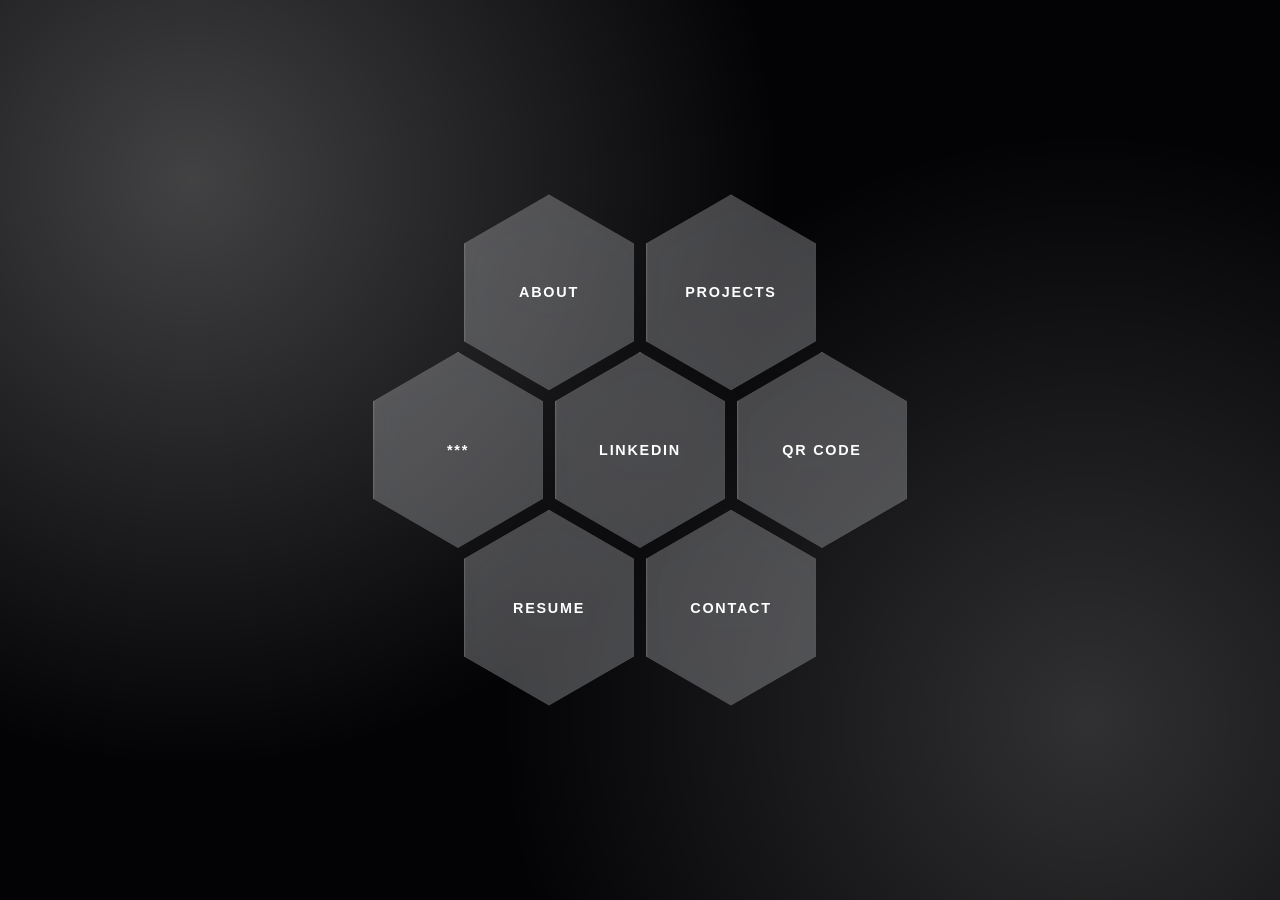
<file: index.html>
<!DOCTYPE html>
<html lang="en">
<head>
  <meta charset="UTF-8">
  <meta name="viewport" content="width=device-width, initial-scale=1.0">
  <title>swestudio.dev</title>
  <link rel="stylesheet" href="./styles/index.css">
  <link rel="icon" type="image/png" href="assets/fire.svg">
</head>
<body>

  <!-- Ambient background lighting so the glass blur and saturation are visible -->
  <div class="bg-glow glow-1"></div>
  <div class="bg-glow glow-2"></div>

  <main class="honeycomb-container">
    <!-- Top Row -->
    <div class="hex-row">
      <a href="about.html" class="hex-wrapper glass3d">
        <div class="hex-content">
          <span>About</span>
        </div>
      </a>
      <a href="projects.html" class="hex-wrapper glass3d">
        <div class="hex-content">
          <span>Projects</span>
        </div>
      </a>
    </div>

    <!-- Middle Row -->
    <div class="hex-row">
      <a href="fun.html" class="hex-wrapper glass3d">
        <div class="hex-content">
          <span>***</span>
        </div>
      </a>
      <a href="https://www.linkedin.com/in/stephen-bridges-772b8b168" class="hex-wrapper glass3d">
        <div class="hex-content">
          <span>LinkedIn</span>
        </div>
      </a>
      <a href="qr_code.html" class="hex-wrapper glass3d">
        <div class="hex-content">
          <span>QR Code</span>
        </div>
      </a>
    </div>

    <!-- Bottom Row -->
    <div class="hex-row">
      <a href="resume.html" class="hex-wrapper glass3d">
        <div class="hex-content">
          <span>Resume</span>
        </div>
      </a>
      <a href="contact.html" class="hex-wrapper glass3d">
        <div class="hex-content">
          <span>Contact</span>
        </div>
      </a>
    </div>
  </main>

</body>
</html>
</file>
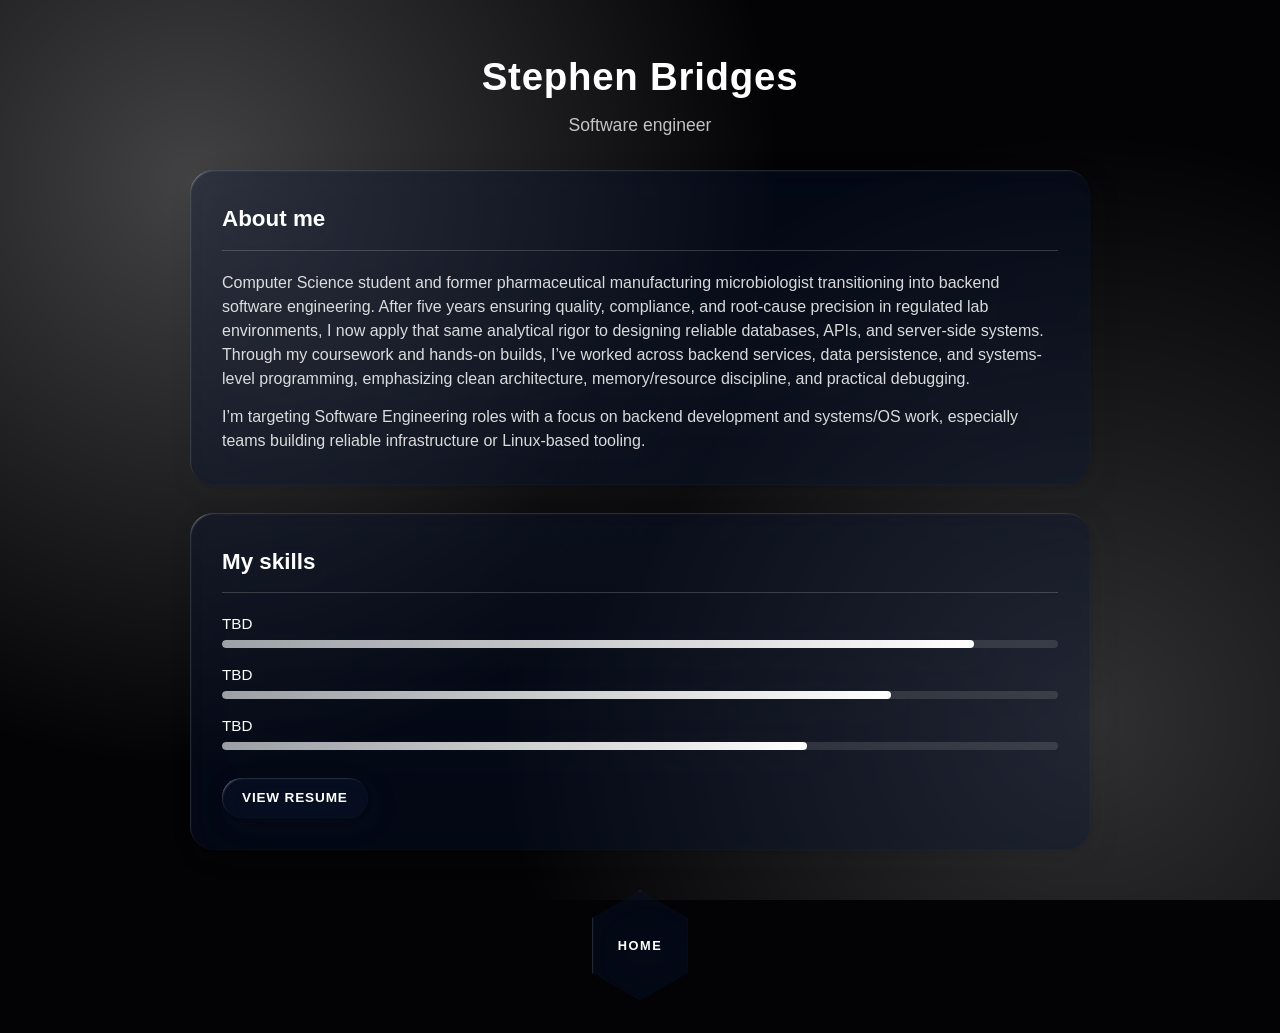
<file: about.html>
<!DOCTYPE html>
<html lang="en">
<head>
  <meta charset="UTF-8">
  <meta name="viewport" content="width=device-width, initial-scale=1.0">
  <title>About | SWEStudio.dev</title>
  <link rel="stylesheet" href="styles/about.css">
  <link rel="icon" type="image/png" href="assets/fire.svg">
</head>
<body>

  <header class="hero">
    <h1>Stephen Bridges</h1>
    <p>Software engineer</p>
  </header>

  <main class="about">

    <!-- Bio: text fills the whole panel -->
    <section class="panel glass3d" id="about">
      <div class="panel-inner">
        <div class="bio-text">
          <h2>About me</h2>
          <hr>
          <p>Computer Science student and former pharmaceutical manufacturing microbiologist transitioning into backend software engineering. 
	  After five years ensuring quality, compliance, and root-cause precision in regulated lab environments, I now apply that same analytical 
	  rigor to designing reliable databases, APIs, and server-side systems. Through my coursework and hands-on builds, I’ve worked across backend 
	  services, data persistence, and systems-level programming, emphasizing clean architecture, memory/resource discipline, and practical debugging.</p>

	  <p>I’m targeting Software Engineering roles with a focus on backend development and systems/OS work, 
	  especially teams building reliable infrastructure or Linux-based tooling.</p>

        </div>
      </div>
    </section>

    <!-- Skills and stats -->
    <section class="panel glass3d">
      <div class="panel-inner">
        <h2>My skills</h2>
        <hr>

        <ul class="bars">
          <li>
            <span class="bar-label">TBD</span>
            <div class="bar" role="img" aria-label="Web development, 90 percent"><div class="bar-fill" style="width: 90%"></div></div>
          </li>
          <li>
            <span class="bar-label">TBD</span>
            <div class="bar" role="img" aria-label="Backend and APIs, 80 percent"><div class="bar-fill" style="width: 80%"></div></div>
          </li>
          <li>
            <span class="bar-label">TBD</span>
            <div class="bar" role="img" aria-label="UI design, 70 percent"><div class="bar-fill" style="width: 70%"></div></div>
          </li>
        </ul>

        <!-- <ul class="stats"> -->
        <!--   <li><strong>11+</strong><span>Partners</span></li> -->
        <!--   <li><strong>55+</strong><span>Projects done</span></li> -->
        <!--   <li><strong>89+</strong><span>Happy clients</span></li> -->
        <!--   <li><strong>150+</strong><span>Meetings</span></li> -->
        <!-- </ul> -->

        <div class="actions">
          <a href="resume.html" class="btn glass3d"><span>View resume</span></a>
          <!-- <a href="contact.html" class="btn glass3d"><span>Get in touch</span></a> -->
        </div>
      </div>
    </section>

  </main>

  <footer class="footer">
    <a href="index.html" class="hex-wrapper glass3d" aria-label="Back to home">
      <div class="hex-content"><span>Home</span></div>
    </a>
  </footer>

</body>
</html>
</file>
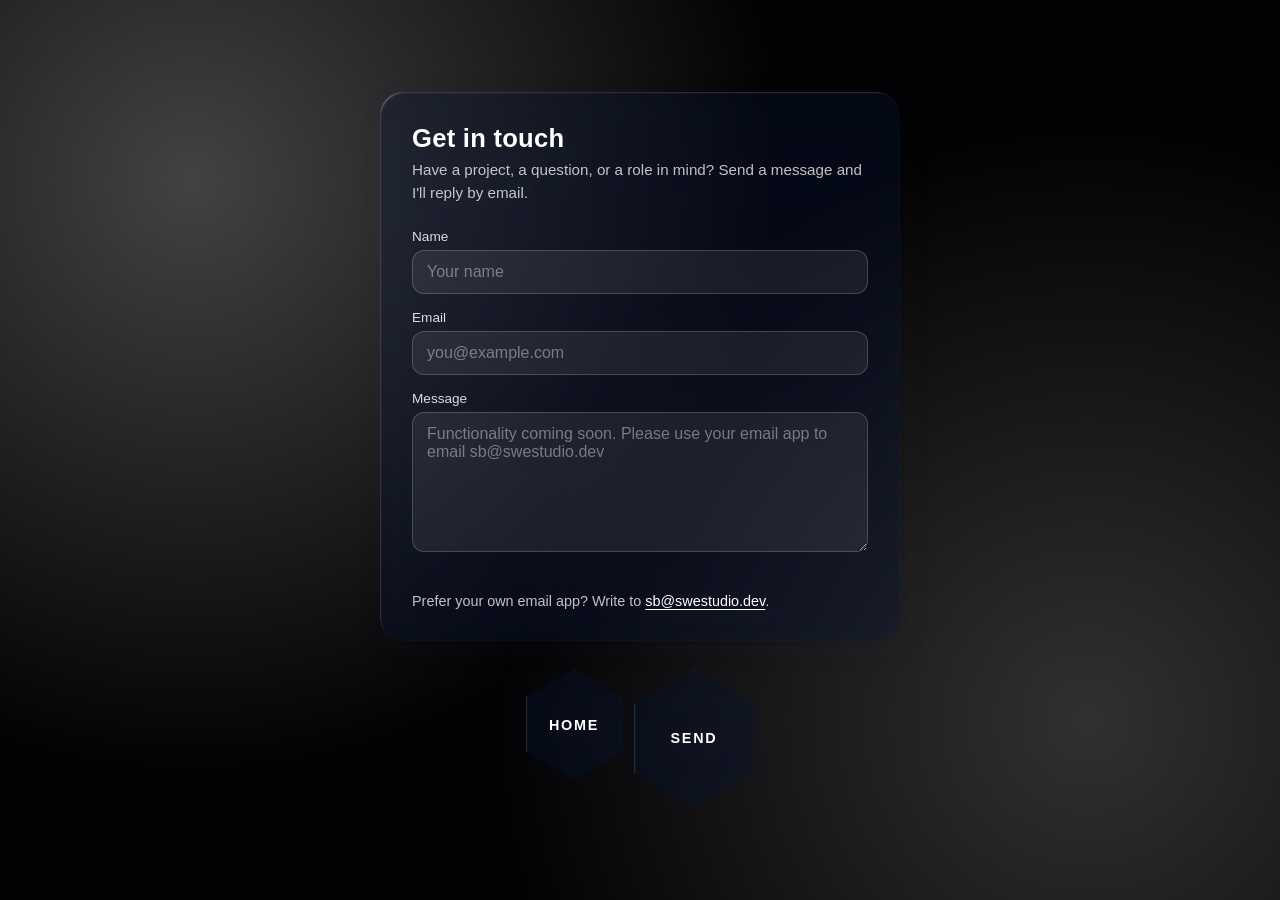
<file: contact.html>
<!DOCTYPE html>
<html lang="en">
<head>
  <meta charset="UTF-8">
  <meta name="viewport" content="width=device-width, initial-scale=1.0">
  <title>Contact | SWEStudio.dev</title>
  <link rel="stylesheet" href="./styles/contact.css">
</head>
<body>

  <main class="contact-page">

    <section class="contact-panel glass3d">
      <div class="panel-inner">
        <h1>Get in touch</h1>
        <p class="lede">Have a project, a question, or a role in mind? Send a message and I'll reply by email.</p>

        <form id="contact-form" novalidate>
          <div class="field">
            <label for="name">Name</label>
            <input id="name" name="name" type="text" autocomplete="name" placeholder="Your name" required>
          </div>

          <div class="field">
            <label for="email">Email</label>
            <input id="email" name="email" type="email" autocomplete="email" placeholder="you@example.com" required>
          </div>

          <div class="field">
            <label for="message">Message</label>
            <textarea id="message" name="message" placeholder="Functionality coming soon. Please use your email app to email sb@swestudio.dev" required></textarea>
          </div>

          <p class="form-status" id="form-status" role="status" aria-live="polite"></p>
          <p class="direct">Prefer your own email app? Write to <a href="mailto:hello@swestudio.dev">sb@swestudio.dev</a>.</p>
        </form>
      </div>
    </section>

    <div class="actions">
      <a href="index.html" class="hex-wrapper glass3d back" aria-label="Back to home">
        <div class="hex-content"><span>Home</span></div>
      </a>
      <button type="submit" form="contact-form" class="hex-wrapper glass3d">
        <div class="hex-content"><span>Send</span></div>
      </button>
    </div>

  </main>

  <script>
    // Static-site friendly: opens the visitor's email app with the message filled in.
    // Replace this with a fetch() to a form service (Formspree, Netlify Forms, etc.) if you want
    // messages sent without leaving the page.
    const RECIPIENT = "hello@swestudio.dev";

    const form = document.getElementById("contact-form");
    const status = document.getElementById("form-status");

    form.addEventListener("submit", (event) => {
      event.preventDefault();

      const name = form.name.value.trim();
      const email = form.email.value.trim();
      const message = form.message.value.trim();

      if (!name || !email || !message) {
        status.textContent = "Fill in your name, email, and message before sending.";
        return;
      }
      if (!form.email.checkValidity()) {
        status.textContent = "Enter a valid email address, like you@example.com.";
        form.email.focus();
        return;
      }

      const subject = encodeURIComponent("Message from " + name + " via SWEStudio.dev");
      const body = encodeURIComponent(message + "\n\n" + name + "\n" + email);
      window.location.href = "mailto:" + RECIPIENT + "?subject=" + subject + "&body=" + body;
      status.textContent = "Opening your email app…";
    });
  </script>

</body>
</html>
</file>
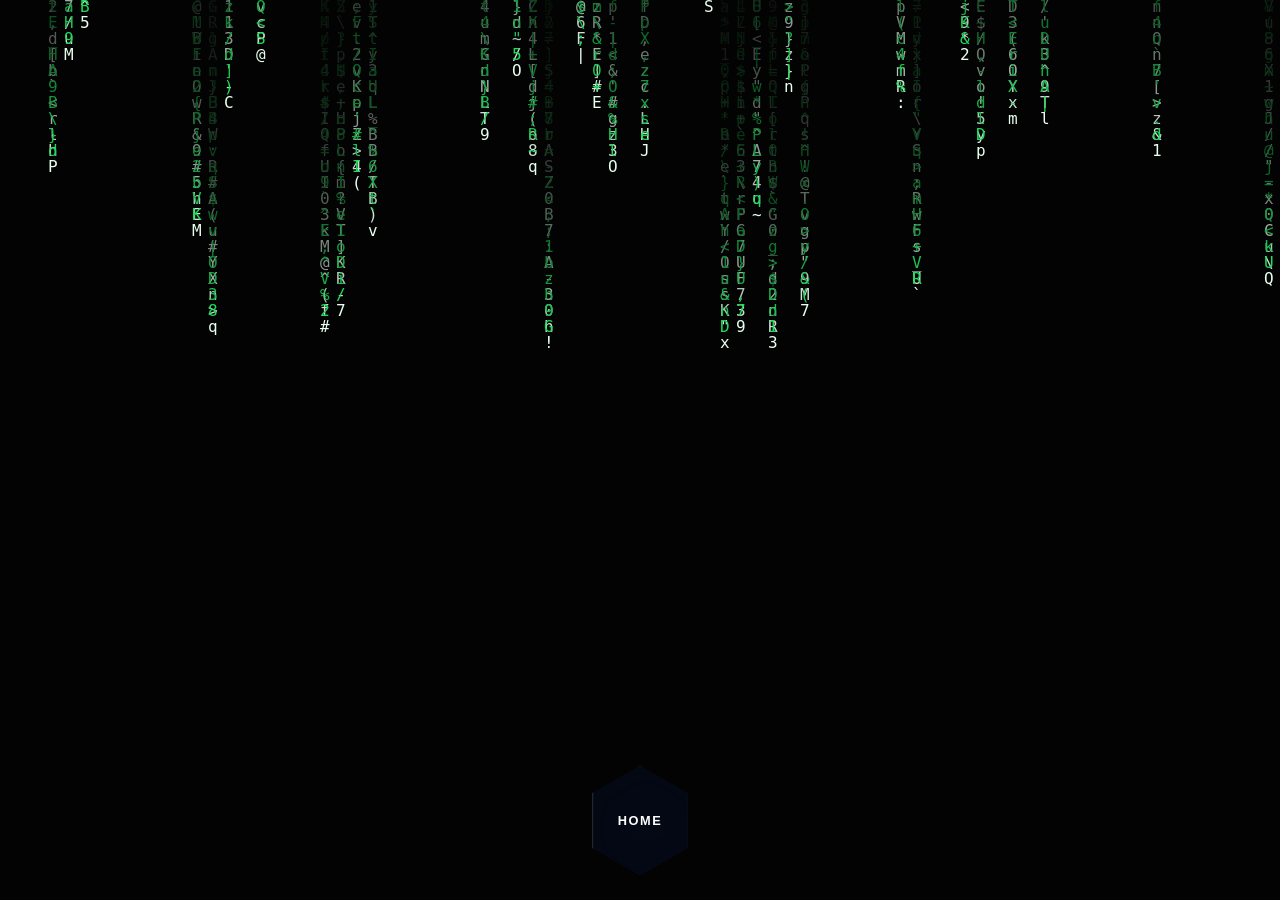
<file: fun.html>
<!DOCTYPE html>
<html lang="en">
<head>
  <meta charset="UTF-8">
  <meta name="viewport" content="width=device-width, initial-scale=1.0">
  <title>Fun | SWEStudio.dev</title>
  <link rel="stylesheet" href="styles/skills.css">
  <link rel="icon" type="image/png" href="assets/fire.svg">
</head>
<body>

  <canvas id="matrix" aria-hidden="true"></canvas>

  <nav class="nav">
    <a href="index.html" class="hex-wrapper glass3d" aria-label="Back to home">
      <div class="hex-content"><span>Home</span></div>
    </a>
  </nav>

  <script>
    const canvas = document.getElementById("matrix");
    const ctx = canvas.getContext("2d");

    // Printable ASCII characters: ! (33) through ~ (126)
    const CHARS = Array.from({ length: 94 }, (_, i) => String.fromCharCode(33 + i));

    const FONT_SIZE = 16;      // px per character cell
    const FRAME_MS = 45;       // lower = faster rain
    const RESET_CHANCE = 0.975; // higher = longer streams

    let columns = 0;
    let drops = [];            // current row of each column's lead character

    function resize() {
      const dpr = window.devicePixelRatio || 1;
      canvas.width = window.innerWidth * dpr;
      canvas.height = window.innerHeight * dpr;
      canvas.style.width = window.innerWidth + "px";
      canvas.style.height = window.innerHeight + "px";
      ctx.setTransform(dpr, 0, 0, dpr, 0, 0);

      ctx.fillStyle = "#030305";
      ctx.fillRect(0, 0, window.innerWidth, window.innerHeight);

      columns = Math.ceil(window.innerWidth / FONT_SIZE);
      // Start each column at a random negative row so the rain staggers in
      drops = Array.from({ length: columns }, () => -Math.floor(Math.random() * 50));
    }

    function draw() {
      const w = window.innerWidth;
      const h = window.innerHeight;

      // Translucent fill fades previous characters into trails
      ctx.fillStyle = "rgba(3, 3, 5, 0.12)";
      ctx.fillRect(0, 0, w, h);

      ctx.font = FONT_SIZE + "px ui-monospace, SFMono-Regular, Menlo, Consolas, monospace";
      ctx.textBaseline = "top";

      for (let i = 0; i < columns; i++) {
        const row = drops[i];
        if (row >= 0) {
          const char = CHARS[Math.floor(Math.random() * CHARS.length)];
          const x = i * FONT_SIZE;
          const y = row * FONT_SIZE;

          // Bright head
          ctx.fillStyle = "#e8fff0";
          ctx.fillText(char, x, y);

          // Re-tint the cell above in green so the trail reads as green
          if (row > 0) {
            const trailChar = CHARS[Math.floor(Math.random() * CHARS.length)];
            ctx.fillStyle = "#1fdc5a";
            ctx.fillText(trailChar, x, y - FONT_SIZE);
          }
        }

        if (row * FONT_SIZE > h && Math.random() > RESET_CHANCE) {
          drops[i] = 0;
        } else {
          drops[i] = row + 1;
        }
      }
    }

    resize();
    window.addEventListener("resize", resize);

    const reduceMotion = window.matchMedia("(prefers-reduced-motion: reduce)").matches;

    if (reduceMotion) {
      // Respect the setting: draw a still frame instead of animating
      drops = drops.map(() => Math.floor(Math.random() * (window.innerHeight / FONT_SIZE)));
      for (let i = 0; i < 80; i++) draw();
    } else {
      let last = 0;
      function loop(now) {
        if (now - last >= FRAME_MS) {
          last = now;
          draw();
        }
        requestAnimationFrame(loop);
      }
      requestAnimationFrame(loop);
    }
  </script>

</body>
</html>
</file>
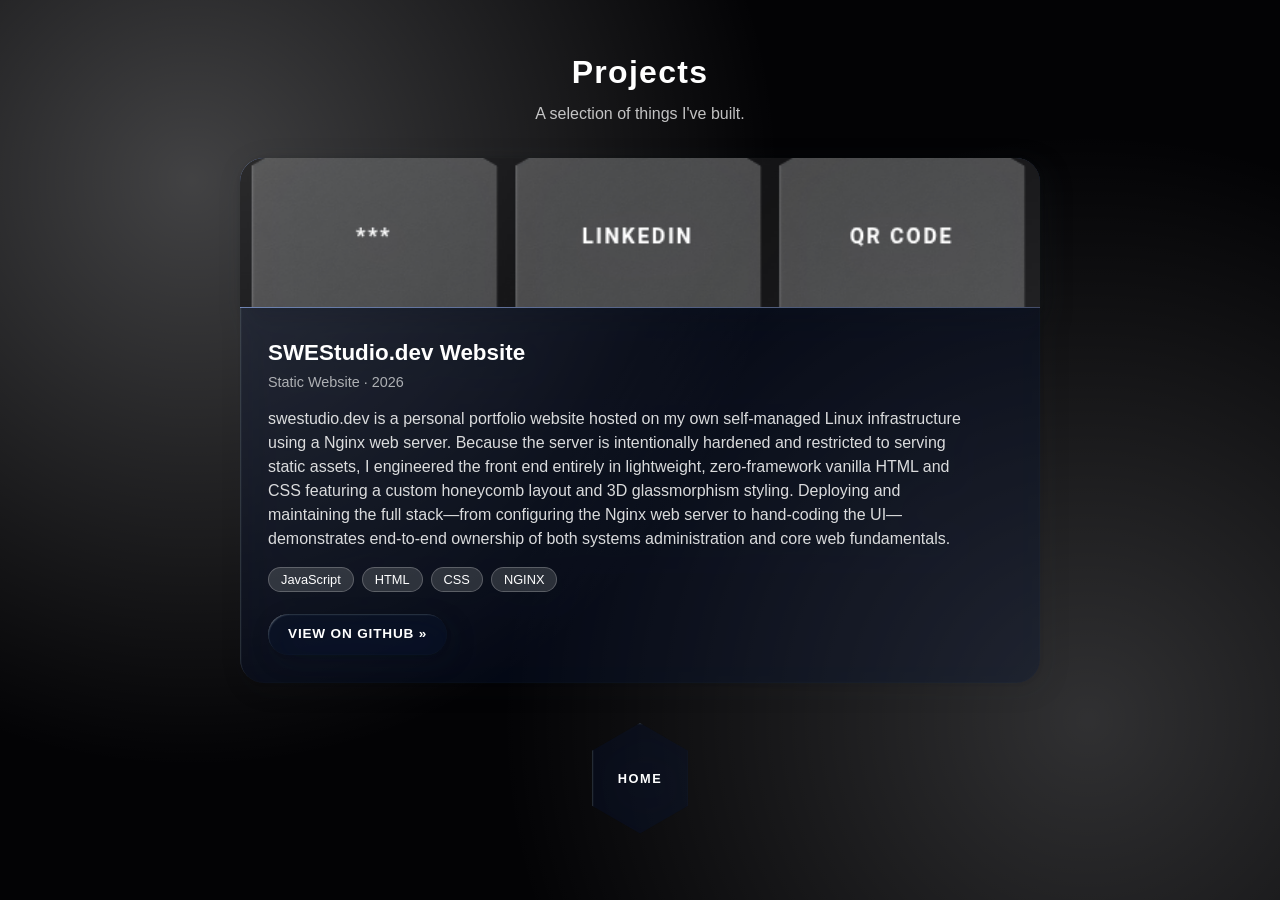
<file: projects.html>
<!DOCTYPE html>
<html lang="en">
<head>
  <meta charset="UTF-8">
  <meta name="viewport" content="width=device-width, initial-scale=1.0">
  <title>Projects | SWEStudio.dev</title>
  <link rel="stylesheet" href="styles/projects.css">
  <link rel="icon" type="image/png" href="assets/fire.svg">
</head>
<body>

  <header class="page-header">
    <h1>Projects</h1>
    <p>A selection of things I've built.</p>
  </header>

  <main class="projects">

         <!-- <img src="images/your-image.jpg" alt="project description"> -->

    <article class="card glass3d">
      <div class="card-media media-1"><img src="./assets/swestudio_home.png" alt="picture of website home page"> </div>
      <div class="card-body">
        <h2>SWEStudio.dev Website</h2>
        <p class="meta">Static Website &middot; 2026</p>
        <p class="desc">swestudio.dev is a personal portfolio website hosted on my own self-managed Linux infrastructure using a Nginx web server. 
			Because the server is intentionally hardened and restricted to serving static assets, I engineered the front end entirely in lightweight, zero-framework vanilla 
			HTML and CSS featuring a custom honeycomb layout and 3D glassmorphism styling. Deploying and maintaining the full stack—from configuring the Nginx web server to 
			hand-coding the UI—demonstrates end-to-end ownership of both systems administration and core web fundamentals.</p>
        <ul class="tags">
          <li>JavaScript</li>
          <li>HTML</li>
          <li>CSS</li>
	  <li>NGINX</li>
        </ul>
        <div class="actions">
          <a href="https://github.com/bridstep/swestudio.git" class="btn glass3d"><span>View on Github &raquo;</span></a>
        </div>
      </div>
    </article>

  </main>

  <footer class="footer">
    <a href="index.html" class="hex-wrapper glass3d" aria-label="Back to home">
      <div class="hex-content"><span>Home</span></div>
    </a>
  </footer>

</body>
</html>
</file>
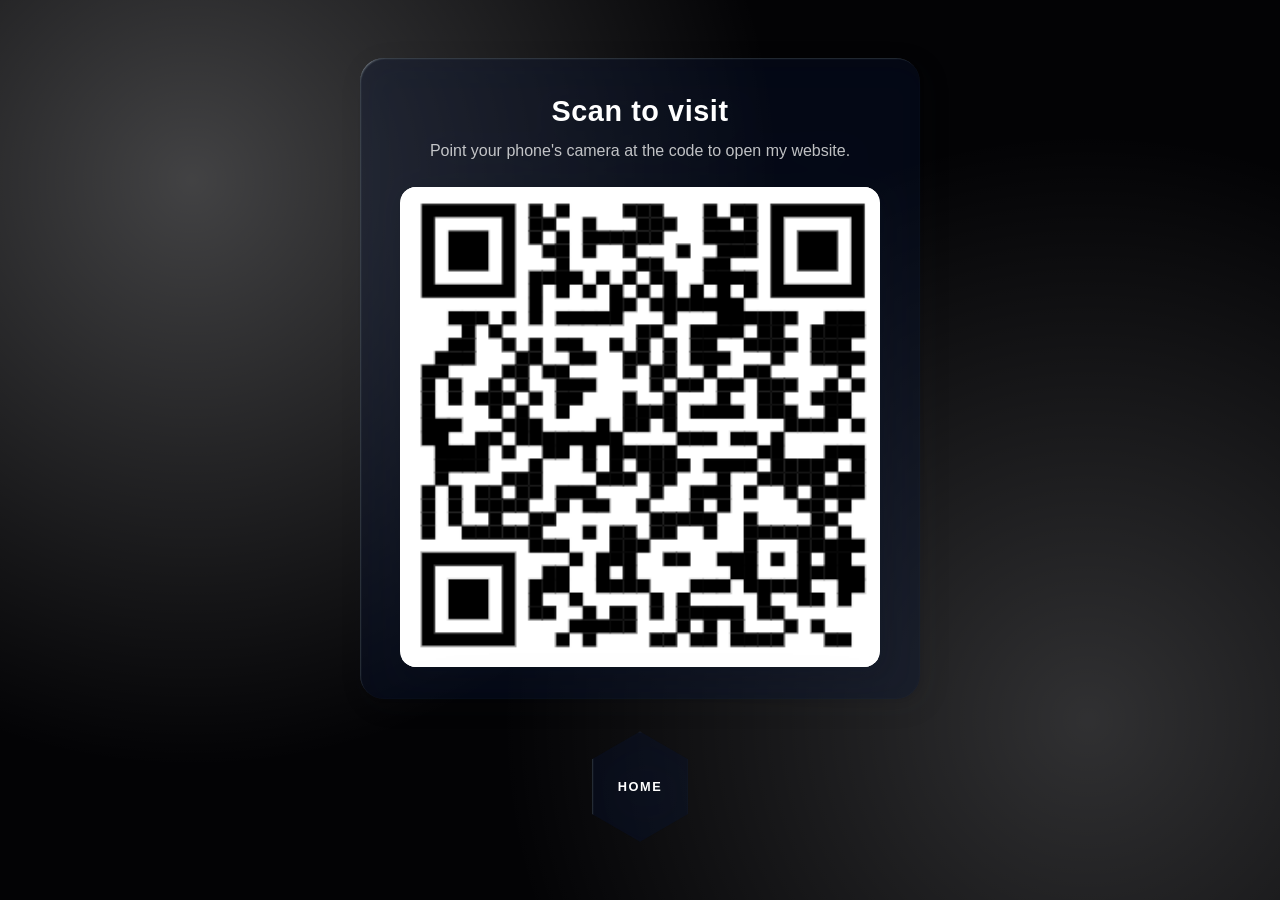
<file: qr_code.html>
<!DOCTYPE html>
<html lang="en">
<head>
  <meta charset="UTF-8">
  <meta name="viewport" content="width=device-width, initial-scale=1.0">
  <title>QR Code | SWEStudio.dev</title>
  <link rel="stylesheet" href="styles/qr_code.css">
</head>
<body>

  <main class="qr-page">
    <section class="panel glass3d">
      <div class="panel-inner">
        <h1>Scan to visit</h1>
        <p class="lede">Point your phone's camera at the code to open my website.</p>

        <!-- Replace images/qr-code.png with the path to your QR code image -->
        <div class="qr-card">
          <img src="assets/swestudio.png" alt="QR code linking to my website">
        </div>
      </div>
    </section>
  </main>

  <footer class="footer">
    <a href="index.html" class="hex-wrapper glass3d" aria-label="Back to home">
      <div class="hex-content"><span>Home</span></div>
    </a>
  </footer>

</body>
</html>
</file>
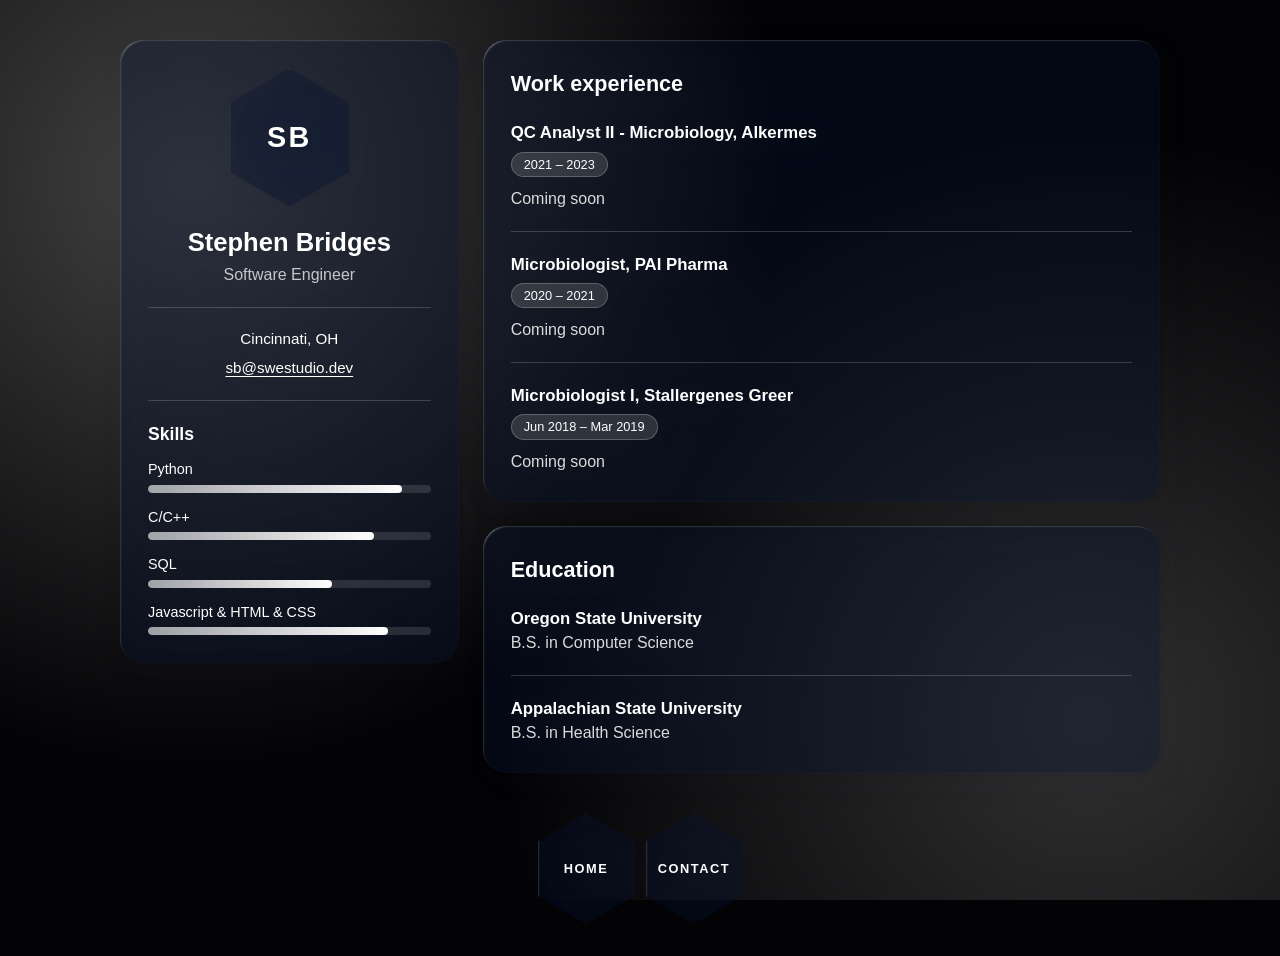
<file: resume.html>
<!DOCTYPE html>
<html lang="en">
<head>
  <meta charset="UTF-8">
  <meta name="viewport" content="width=device-width, initial-scale=1.0">
  <title>Resume | SWEStudio.dev</title>
  <link rel="stylesheet" href="./styles/resume.css">
  <link rel="icon" type="image/png" href="assets/fire.svg">
</head>
<body>

  <div class="resume">

    <!-- Left column: profile, skills, languages -->
    <aside class="sidebar">
      <section class="panel glass3d profile">
        <div class="panel-inner">
          <div class="avatar glass3d" aria-hidden="true"><span>SB</span></div>
          <h1>Stephen Bridges</h1>
          <p class="role">Software Engineer</p>
          <hr>
          <ul class="contact-list">
            <li>Cincinnati, OH</li>
            <li><a href="mailto:hello@swestudio.dev">sb@swestudio.dev</a></li>
            <!-- <li><a href="tel:+15135550123">(513) 555-0123</a></li> -->
          </ul>
          <hr>

          <h2>Skills</h2>
          <ul class="bars">
            <li>
              <span class="bar-label">Python</span>
              <div class="bar" role="img"><div class="bar-fill" style="width: 90%"></div></div>
            </li>
            <li>
              <span class="bar-label">C/C++</span>
              <div class="bar" role="img"><div class="bar-fill" style="width: 80%"></div></div>
            </li>
            <li>
              <span class="bar-label">SQL</span>
              <div class="bar" role="img"><div class="bar-fill" style="width: 65%"></div></div>
            </li>
            <li>
              <span class="bar-label">Javascript &amp; HTML &amp; CSS</span>
              <div class="bar" role="img"><div class="bar-fill" style="width: 85%"></div></div>
            </li>

          </ul>

      </section>
    </aside>

    <!-- Right column: experience and education -->
    <main class="main">
      <section class="panel glass3d">
        <div class="panel-inner">
          <h2 class="section-title">Work experience</h2>

          <article class="entry">
            <h3>QC Analyst II - Microbiology, Alkermes</h3>
            <p class="dates"><span class="tag">2021 – 2023</span></p>
            <p>Coming soon</p>
          </article>

          <article class="entry">
            <h3>Microbiologist, PAI Pharma</h3>
            <p class="dates"><span class="tag">2020 – 2021</span></p>
            <p>Coming soon</p>
          </article>

          <article class="entry">
            <h3>Microbiologist I, Stallergenes Greer</h3>
            <p class="dates"><span class="tag">Jun 2018 – Mar 2019</span></p>
            <p>Coming soon</p>
          </article>
        </div>
      </section>

      <section class="panel glass3d">
        <div class="panel-inner">
          <h2 class="section-title">Education</h2>

          <article class="entry">
            <h3>Oregon State University</h3>
            <!-- <p class="dates"><span class="tag"></span></p> -->
            <p>B.S. in Computer Science</p>
          </article>

          <article class="entry">
            <h3>Appalachian State University</h3>
            <!-- <p class="dates"><span class="tag"></span></p> -->
            <p>B.S. in Health Science</p>
          </article>
        </div>
      </section>
    </main>

  </div>

  <footer class="footer">
    <a href="index.html" class="hex-wrapper glass3d back" aria-label="Back to home">
      <div class="hex-content"><span>Home</span></div>
    </a>
    <!-- <a href="resume.pdf" class="hex-wrapper glass3d" download> -->
    <!--   <div class="hex-content"><span>PDF</span></div> -->
    <!-- </a> -->
    <a href="contact.html" class="hex-wrapper glass3d">
      <div class="hex-content"><span>Contact</span></div>
    </a>
  </footer>

</body>
</html>
</file>
<file: styles/index.css>
/* Reset & Base Setup */
* {
  box-sizing: border-box;
  margin: 0;
  padding: 0;
}

:root {
  --hex-width: 170px;
  --hex-height: calc(var(--hex-width) * 1.1547);
  --hex-gap: 12px;
}

body {
  background-color: #030305;
  /* Rich background gradients so the glass blur & saturation effect stands out */
  background-image: 
    /* radial-gradient(circle at 15% 20%, rgba(35, 50, 110, 0.45) 0%, transparent 45%), */
    /* radial-gradient(circle at 85% 80%, rgba(70, 25, 60, 0.35) 0%, transparent 45%); */
    radial-gradient(circle at 15% 20%, rgba(255, 255, 255, 0.25) 0%, transparent 45%),
    radial-gradient(circle at 85% 80%, rgba(255, 255, 255, 0.18) 0%, transparent 45%);
  color: #ffffff;
  font-family: -apple-system, BlinkMacSystemFont, "Segoe UI", Roboto, Helvetica, Arial, sans-serif;
  height: 100vh;
  display: flex;
  justify-content: center;
  align-items: center;
  overflow: hidden;
}

/* Cluster Container */
.honeycomb-container {
  display: flex;
  flex-direction: column;
  align-items: center;
}

/* Individual Rows */
.hex-row {
  display: flex;
  gap: var(--hex-gap);
  margin-bottom: calc((var(--hex-height) * -0.25) + (var(--hex-gap) * 0.866));
}

.hex-row:last-child {
  margin-bottom: 0;
}

/* Hexagon Base Wrapper */
.hex-wrapper {
  width: var(--hex-width);
  height: var(--hex-height);
  clip-path: polygon(50% 0%, 100% 25%, 100% 75%, 50% 100%, 0% 75%, 0% 25%);
  text-decoration: none;
  display: flex;
  justify-content: center;
  align-items: center;
  transition: transform 0.3s cubic-bezier(0.2, 0.8, 0.2, 1);
}

/* Keep link color white in every state (prevents default purple/blue) */
.hex-wrapper,
.hex-wrapper:visited,
.hex-wrapper:hover,
.hex-wrapper:active,
.hex-wrapper:focus-visible {
  color: #ffffff;
}

/* --- Your .glass3d Implementation --- */
.glass3d { 
  --filter-glass3d: blur(28px) brightness(1.3) saturate(1.8); 
  /* --color-glass3d: hsl(225 70% 15% / 0.25);  */
  --color-glass3d: hsl(0deg 0% 100% / 25%);
  --noise-glass3d: url("https://www.transparenttextures.com/patterns/egg-shell.png"); 

  position: relative; 
  z-index: 4; 
  /* Converted box-shadow to filter: drop-shadow so clip-path doesn't cut off outer shadows */
  filter: 
    drop-shadow(0 0 0.75px hsl(205 20% 10% / 0.2))
    drop-shadow(1.3px 1.5px 2.2px hsl(205 20% 10% / 0.1))
    drop-shadow(6px 7px 12px hsl(205 20% 10% / 0.25));
} 

.glass3d::before { 
  content: ""; 
  position: absolute; 
  inset: 0; 
  pointer-events: none; 
  /* Clipped to match the hexagon polygon */
  clip-path: polygon(50% 0%, 100% 25%, 100% 75%, 50% 100%, 0% 75%, 0% 25%);
  overflow: hidden; 
  z-index: 3; 
  
  -webkit-backdrop-filter: var(--filter-glass3d); 
  backdrop-filter: var(--filter-glass3d); 
  background-color: var(--color-glass3d); 
  background-image: var(--noise-glass3d); 
  background-size: 120px; 
  background-repeat: repeat; 

  /* Smooth the fill change on hover / click */
  transition: background-color 0.25s ease;
} 

.glass3d::after { 
  content: ""; 
  position: absolute; 
  inset: 0; 
  pointer-events: none; 
  /* Clipped to match the hexagon polygon */
  clip-path: polygon(50% 0%, 100% 25%, 100% 75%, 50% 100%, 0% 75%, 0% 25%);
  overflow: hidden; 
  z-index: 5; 
  
  box-shadow: 
    inset 2px 2px 1px -3px hsl(205 20% 90% / 0.8), 
    inset 4px 4px 2px -6px hsl(205 20% 90% / 0.3), 
    inset 1.5px 1.5px 1.5px -0.75px hsl(205 20% 90% / 0.15), 
    inset 1.5px 1.5px 0.25px hsl(205 20% 90% / 0.03), 
    inset 0 0 0.25px 0.5px hsl(205 20% 90% / 0.03); 
} 

.glass3d .hex-content,
.glass3d > * { 
  position: relative; 
  z-index: 6; 
  color: #ffffff;
  font-size: 0.9rem;
  font-weight: 600;
  letter-spacing: 0.12em;
  text-transform: uppercase;
  transition: color 0.25s ease, text-shadow 0.25s ease;
}

/* Interactive Hover States */
.hex-wrapper:hover {
  transform: scale(1.07);
  z-index: 10;
}

/* White glass on hover and keyboard focus */
.hex-wrapper:hover,
.hex-wrapper:focus-visible {
  --color-glass3d: hsl(0 0% 100% / 0.3);
}

/* Slightly brighter white while pressed (must come after :hover) */
.hex-wrapper:active {
  --color-glass3d: hsl(0 0% 100% / 0.45);
  transform: scale(1.03);
}

.hex-wrapper:hover.glass3d .hex-content,
.hex-wrapper:hover.glass3d > * {
  color: #ffffff;
  text-shadow: 0 0 14px rgba(255, 255, 255, 0.7);
}

/* Responsive Scaling for Mobile */
@media (max-width: 600px) {
  :root {
    --hex-width: 110px;
    --hex-gap: 8px;
  }
  .glass3d .hex-content,
  .glass3d > * {
    font-size: 0.7rem;
  }
}
</file>
<file: styles/about.css>
/* About page styles. Self-contained: does not depend on styles.css */

/* Reset & base */
* {
  box-sizing: border-box;
  margin: 0;
  padding: 0;
}

:root {
  --hex-width: 96px;
}

body {
  background-color: #030305;
  background-image:
    radial-gradient(circle at 15% 20%, rgba(255, 255, 255, 0.25) 0%, transparent 45%),
    radial-gradient(circle at 85% 80%, rgba(255, 255, 255, 0.18) 0%, transparent 45%);
  background-attachment: fixed;
  color: #ffffff;
  font-family: -apple-system, BlinkMacSystemFont, "Segoe UI", Roboto, Helvetica, Arial, sans-serif;
  line-height: 1.5;
  min-height: 100vh;
  padding: 48px 20px 32px;
}

/* Glass effect */
.glass3d {
  --filter-glass3d: blur(28px) brightness(1.3) saturate(1.8);
  --color-glass3d: hsl(225 70% 15% / 0.25);
  --noise-glass3d: url("https://www.transparenttextures.com/patterns/egg-shell.png");

  position: relative;
  z-index: 4;
  filter:
    drop-shadow(0 0 0.75px hsl(205 20% 10% / 0.2))
    drop-shadow(1.3px 1.5px 2.2px hsl(205 20% 10% / 0.1))
    drop-shadow(6px 7px 12px hsl(205 20% 10% / 0.25));
}

.glass3d::before {
  content: "";
  position: absolute;
  inset: 0;
  pointer-events: none;
  overflow: hidden;
  z-index: 3;

  -webkit-backdrop-filter: var(--filter-glass3d);
  backdrop-filter: var(--filter-glass3d);
  background-color: var(--color-glass3d);
  background-image: var(--noise-glass3d);
  background-size: 120px;
  background-repeat: repeat;
  transition: background-color 0.25s ease;
}

.glass3d::after {
  content: "";
  position: absolute;
  inset: 0;
  pointer-events: none;
  overflow: hidden;
  z-index: 5;

  box-shadow:
    inset 2px 2px 1px -3px hsl(205 20% 90% / 0.8),
    inset 4px 4px 2px -6px hsl(205 20% 90% / 0.3),
    inset 1.5px 1.5px 1.5px -0.75px hsl(205 20% 90% / 0.15),
    inset 1.5px 1.5px 0.25px hsl(205 20% 90% / 0.03),
    inset 0 0 0.25px 0.5px hsl(205 20% 90% / 0.03);
}

.glass3d > * {
  position: relative;
  z-index: 6;
}

/* Intro heading */
.hero {
  max-width: 900px;
  margin: 0 auto 32px;
  text-align: center;
}

.hero h1 {
  font-size: 2.4rem;
  font-weight: 600;
  letter-spacing: 0.02em;
}

.hero p {
  color: rgba(255, 255, 255, 0.75);
  font-size: 1.1rem;
  margin-top: 6px;
}

/* Layout */
.about {
  max-width: 900px;
  margin: 0 auto;
  display: flex;
  flex-direction: column;
  gap: 28px;
}

.panel.glass3d::before,
.panel.glass3d::after {
  border-radius: 24px;
}

.panel-inner {
  padding: 32px;
}

h2 {
  font-size: 1.4rem;
  font-weight: 600;
}

hr {
  border: none;
  border-top: 1px solid rgba(255, 255, 255, 0.18);
  margin: 14px 0 20px;
}

/* Bio text fills the whole panel */
.bio-text p {
  color: rgba(255, 255, 255, 0.85);
}

.bio-text p + p {
  margin-top: 14px;
}

/* Skill bars */
.bars {
  list-style: none;
  display: flex;
  flex-direction: column;
  gap: 16px;
}

.bar-label {
  display: block;
  font-size: 0.95rem;
  margin-bottom: 4px;
}

.bar {
  height: 8px;
  border-radius: 999px;
  background: rgba(255, 255, 255, 0.12);
  overflow: hidden;
}

.bar-fill {
  height: 100%;
  border-radius: 999px;
  background: linear-gradient(90deg, rgba(255, 255, 255, 0.55), #ffffff);
}

/* Stats */
.stats {
  list-style: none;
  display: grid;
  grid-template-columns: repeat(4, 1fr);
  gap: 12px;
  margin-top: 28px;
  text-align: center;
}

.stats li {
  padding: 16px 8px;
  border-radius: 16px;
  background: rgba(255, 255, 255, 0.07);
  border: 1px solid rgba(255, 255, 255, 0.18);
}

.stats strong {
  display: block;
  font-size: 1.6rem;
  font-weight: 600;
}

.stats span {
  font-size: 0.85rem;
  color: rgba(255, 255, 255, 0.75);
}

/* Buttons (glass pills) */
.actions {
  display: flex;
  flex-wrap: wrap;
  gap: 12px;
  margin-top: 28px;
}

.btn {
  display: inline-flex;
  align-items: center;
  padding: 10px 20px;
  text-decoration: none;
  color: #ffffff;
  font-size: 0.85rem;
  font-weight: 600;
  letter-spacing: 0.06em;
  text-transform: uppercase;
  transition: transform 0.3s cubic-bezier(0.2, 0.8, 0.2, 1);
}

.btn.glass3d::before,
.btn.glass3d::after {
  border-radius: 999px;
}

.btn:visited,
.btn:hover,
.btn:active,
.btn:focus-visible {
  color: #ffffff;
}

.btn:hover {
  transform: scale(1.05);
}

.btn:hover,
.btn:focus-visible {
  --color-glass3d: hsl(0 0% 100% / 0.3);
}

.btn:active {
  --color-glass3d: hsl(0 0% 100% / 0.45);
  transform: scale(1.02);
}

.btn:hover span {
  text-shadow: 0 0 14px rgba(255, 255, 255, 0.7);
}

/* Footer hex button */
.footer {
  display: flex;
  justify-content: center;
  margin-top: 40px;
}

.hex-wrapper {
  width: var(--hex-width);
  height: calc(var(--hex-width) * 1.1547);
  clip-path: polygon(50% 0%, 100% 25%, 100% 75%, 50% 100%, 0% 75%, 0% 25%);
  text-decoration: none;
  display: flex;
  justify-content: center;
  align-items: center;
  transition: transform 0.3s cubic-bezier(0.2, 0.8, 0.2, 1);
}

.hex-wrapper::before,
.hex-wrapper::after {
  clip-path: polygon(50% 0%, 100% 25%, 100% 75%, 50% 100%, 0% 75%, 0% 25%);
}

.hex-wrapper,
.hex-wrapper:visited,
.hex-wrapper:hover,
.hex-wrapper:active,
.hex-wrapper:focus-visible {
  color: #ffffff;
}

.hex-content {
  font-size: 0.8rem;
  font-weight: 600;
  letter-spacing: 0.12em;
  text-transform: uppercase;
  transition: text-shadow 0.25s ease;
}

.hex-wrapper:hover {
  transform: scale(1.07);
  z-index: 10;
}

.hex-wrapper:hover,
.hex-wrapper:focus-visible {
  --color-glass3d: hsl(0 0% 100% / 0.3);
}

.hex-wrapper:active {
  --color-glass3d: hsl(0 0% 100% / 0.45);
  transform: scale(1.03);
}

.hex-wrapper:hover .hex-content {
  text-shadow: 0 0 14px rgba(255, 255, 255, 0.7);
}

/* Tablet and mobile */
@media (max-width: 760px) {
  .stats {
    grid-template-columns: repeat(2, 1fr);
  }
}

@media (max-width: 600px) {
  :root {
    --hex-width: 84px;
  }

  body {
    padding: 32px 14px 24px;
  }

  .hero h1 {
    font-size: 1.8rem;
  }

  .panel-inner {
    padding: 24px 18px;
  }

  .hex-content {
    font-size: 0.7rem;
  }
}
</file>
<file: styles/contact.css>
/* Contact page styles. Self-contained: does not depend on styles.css */

/* Reset & base */
* {
  box-sizing: border-box;
  margin: 0;
  padding: 0;
}

:root {
  --hex-width: 120px;
  --hex-gap: 12px;
}

body {
  background-color: #030305;
  background-image:
    radial-gradient(circle at 15% 20%, rgba(255, 255, 255, 0.25) 0%, transparent 45%),
    radial-gradient(circle at 85% 80%, rgba(255, 255, 255, 0.18) 0%, transparent 45%);
  background-attachment: fixed;
  color: #ffffff;
  font-family: -apple-system, BlinkMacSystemFont, "Segoe UI", Roboto, Helvetica, Arial, sans-serif;
  min-height: 100vh;
  display: flex;
  justify-content: center;
  align-items: center;
  padding: 32px 16px;
}

/* Layout */
.contact-page {
  width: 100%;
  max-width: 520px;
  display: flex;
  flex-direction: column;
  align-items: center;
  gap: 28px;
}

.actions {
  display: flex;
  justify-content: center;
  gap: var(--hex-gap);
  width: 100%;
}

/* Glass effect (panel and hex buttons) */
.glass3d {
  --filter-glass3d: blur(28px) brightness(1.3) saturate(1.8);
  --color-glass3d: hsl(225 70% 15% / 0.25);
  --noise-glass3d: url("https://www.transparenttextures.com/patterns/egg-shell.png");

  position: relative;
  z-index: 4;
  filter:
    drop-shadow(0 0 0.75px hsl(205 20% 10% / 0.2))
    drop-shadow(1.3px 1.5px 2.2px hsl(205 20% 10% / 0.1))
    drop-shadow(6px 7px 12px hsl(205 20% 10% / 0.25));
}

.glass3d::before {
  content: "";
  position: absolute;
  inset: 0;
  pointer-events: none;
  overflow: hidden;
  z-index: 3;

  -webkit-backdrop-filter: var(--filter-glass3d);
  backdrop-filter: var(--filter-glass3d);
  background-color: var(--color-glass3d);
  background-image: var(--noise-glass3d);
  background-size: 120px;
  background-repeat: repeat;
  transition: background-color 0.25s ease;
}

.glass3d::after {
  content: "";
  position: absolute;
  inset: 0;
  pointer-events: none;
  overflow: hidden;
  z-index: 5;

  box-shadow:
    inset 2px 2px 1px -3px hsl(205 20% 90% / 0.8),
    inset 4px 4px 2px -6px hsl(205 20% 90% / 0.3),
    inset 1.5px 1.5px 1.5px -0.75px hsl(205 20% 90% / 0.15),
    inset 1.5px 1.5px 0.25px hsl(205 20% 90% / 0.03),
    inset 0 0 0.25px 0.5px hsl(205 20% 90% / 0.03);
}

.glass3d > * {
  position: relative;
  z-index: 6;
}

/* Rectangular glass panel */
.contact-panel {
  width: 100%;
}

.contact-panel.glass3d::before,
.contact-panel.glass3d::after {
  border-radius: 24px;
}

.panel-inner {
  padding: 32px;
}

.panel-inner h1 {
  font-size: 1.6rem;
  font-weight: 600;
  letter-spacing: 0.01em;
  margin-bottom: 6px;
}

.panel-inner .lede {
  color: rgba(255, 255, 255, 0.75);
  font-size: 0.95rem;
  line-height: 1.5;
  margin-bottom: 24px;
}

/* Form */
.field {
  display: flex;
  flex-direction: column;
  gap: 6px;
  margin-bottom: 16px;
}

.field label {
  font-size: 0.85rem;
  font-weight: 500;
  color: rgba(255, 255, 255, 0.85);
}

.field input,
.field textarea {
  width: 100%;
  font: inherit;
  color: #ffffff;
  background: rgba(255, 255, 255, 0.07);
  border: 1px solid rgba(255, 255, 255, 0.18);
  border-radius: 12px;
  padding: 12px 14px;
  transition: border-color 0.2s ease, background 0.2s ease;
}

.field textarea {
  min-height: 140px;
  resize: vertical;
}

.field input::placeholder,
.field textarea::placeholder {
  color: rgba(255, 255, 255, 0.4);
}

.field input:focus,
.field textarea:focus {
  outline: none;
  border-color: rgba(255, 255, 255, 0.8);
  background: rgba(255, 255, 255, 0.12);
}

.form-status {
  min-height: 1.2em;
  margin-top: 10px;
  font-size: 0.9rem;
  color: rgba(255, 255, 255, 0.85);
}

.direct {
  margin-top: 8px;
  font-size: 0.9rem;
  color: rgba(255, 255, 255, 0.75);
}

.direct a {
  color: #ffffff;
  text-underline-offset: 3px;
}

/* Hexagon buttons */
.hex-wrapper {
  width: var(--hex-width);
  height: calc(var(--hex-width) * 1.1547);
  clip-path: polygon(50% 0%, 100% 25%, 100% 75%, 50% 100%, 0% 75%, 0% 25%);
  text-decoration: none;
  display: flex;
  justify-content: center;
  align-items: center;
  transition: transform 0.3s cubic-bezier(0.2, 0.8, 0.2, 1);
}

.hex-wrapper::before,
.hex-wrapper::after {
  clip-path: polygon(50% 0%, 100% 25%, 100% 75%, 50% 100%, 0% 75%, 0% 25%);
}

.hex-wrapper.back {
  --hex-width: 96px;
}

button.hex-wrapper {
  border: none;
  background: none;
  cursor: pointer;
  font-family: inherit;
}

.hex-wrapper,
.hex-wrapper:visited,
.hex-wrapper:hover,
.hex-wrapper:active,
.hex-wrapper:focus-visible {
  color: #ffffff;
}

.hex-content {
  color: #ffffff;
  font-size: 0.9rem;
  font-weight: 600;
  letter-spacing: 0.12em;
  text-transform: uppercase;
  transition: color 0.25s ease, text-shadow 0.25s ease;
}

/* Hover, focus, pressed */
.hex-wrapper:hover {
  transform: scale(1.07);
  z-index: 10;
}

.hex-wrapper:hover,
.hex-wrapper:focus-visible {
  --color-glass3d: hsl(0 0% 100% / 0.3);
}

.hex-wrapper:active {
  --color-glass3d: hsl(0 0% 100% / 0.45);
  transform: scale(1.03);
}

.hex-wrapper:hover .hex-content {
  text-shadow: 0 0 14px rgba(255, 255, 255, 0.7);
}

/* Mobile */
@media (max-width: 600px) {
  :root {
    --hex-width: 104px;
    --hex-gap: 8px;
  }

  .hex-wrapper.back {
    --hex-width: 84px;
  }

  .hex-content {
    font-size: 0.7rem;
  }

  .panel-inner {
    padding: 24px 20px;
  }
}
</file>
<file: styles/skills.css>
/* Skills page styles. Self-contained: does not depend on styles.css */

/* Reset & base */
* {
  box-sizing: border-box;
  margin: 0;
  padding: 0;
}

:root {
  --hex-width: 96px;
}

html,
body {
  height: 100%;
}

body {
  background-color: #030305;
  color: #ffffff;
  font-family: -apple-system, BlinkMacSystemFont, "Segoe UI", Roboto, Helvetica, Arial, sans-serif;
  overflow: hidden;
}

/* Full-screen rain behind everything */
#matrix {
  position: fixed;
  inset: 0;
  z-index: 0;
  display: block;
}

/* Glass effect */
.glass3d {
  --filter-glass3d: blur(28px) brightness(1.3) saturate(1.8);
  --color-glass3d: hsl(225 70% 15% / 0.25);
  --noise-glass3d: url("https://www.transparenttextures.com/patterns/egg-shell.png");

  position: relative;
  z-index: 4;
  filter:
    drop-shadow(0 0 0.75px hsl(205 20% 10% / 0.2))
    drop-shadow(1.3px 1.5px 2.2px hsl(205 20% 10% / 0.1))
    drop-shadow(6px 7px 12px hsl(205 20% 10% / 0.25));
}

.glass3d::before {
  content: "";
  position: absolute;
  inset: 0;
  pointer-events: none;
  overflow: hidden;
  z-index: 3;

  -webkit-backdrop-filter: var(--filter-glass3d);
  backdrop-filter: var(--filter-glass3d);
  background-color: var(--color-glass3d);
  background-image: var(--noise-glass3d);
  background-size: 120px;
  background-repeat: repeat;
  transition: background-color 0.25s ease;
}

.glass3d::after {
  content: "";
  position: absolute;
  inset: 0;
  pointer-events: none;
  overflow: hidden;
  z-index: 5;

  box-shadow:
    inset 2px 2px 1px -3px hsl(205 20% 90% / 0.8),
    inset 4px 4px 2px -6px hsl(205 20% 90% / 0.3),
    inset 1.5px 1.5px 1.5px -0.75px hsl(205 20% 90% / 0.15),
    inset 1.5px 1.5px 0.25px hsl(205 20% 90% / 0.03),
    inset 0 0 0.25px 0.5px hsl(205 20% 90% / 0.03);
}

.glass3d > * {
  position: relative;
  z-index: 6;
}

/* Home button, pinned bottom center above the rain */
.nav {
  position: fixed;
  left: 50%;
  bottom: calc(24px + env(safe-area-inset-bottom, 0px));
  transform: translateX(-50%);
  z-index: 10;
}

.hex-wrapper {
  width: var(--hex-width);
  height: calc(var(--hex-width) * 1.1547);
  clip-path: polygon(50% 0%, 100% 25%, 100% 75%, 50% 100%, 0% 75%, 0% 25%);
  text-decoration: none;
  display: flex;
  justify-content: center;
  align-items: center;
  transition: transform 0.3s cubic-bezier(0.2, 0.8, 0.2, 1);
}

.hex-wrapper::before,
.hex-wrapper::after {
  clip-path: polygon(50% 0%, 100% 25%, 100% 75%, 50% 100%, 0% 75%, 0% 25%);
}

.hex-wrapper,
.hex-wrapper:visited,
.hex-wrapper:hover,
.hex-wrapper:active,
.hex-wrapper:focus-visible {
  color: #ffffff;
}

.hex-content {
  font-size: 0.8rem;
  font-weight: 600;
  letter-spacing: 0.12em;
  text-transform: uppercase;
  transition: text-shadow 0.25s ease;
}

.hex-wrapper:hover {
  transform: scale(1.07);
  z-index: 10;
}

.hex-wrapper:hover,
.hex-wrapper:focus-visible {
  --color-glass3d: hsl(0 0% 100% / 0.3);
}

.hex-wrapper:active {
  --color-glass3d: hsl(0 0% 100% / 0.45);
  transform: scale(1.03);
}

.hex-wrapper:hover .hex-content {
  text-shadow: 0 0 14px rgba(255, 255, 255, 0.7);
}

@media (max-width: 600px) {
  :root {
    --hex-width: 84px;
  }

  .hex-content {
    font-size: 0.7rem;
  }
}
</file>
<file: styles/projects.css>
/* Projects page styles. Self-contained: does not depend on styles.css */

/* Reset & base */
* {
  box-sizing: border-box;
  margin: 0;
  padding: 0;
}

:root {
  --hex-width: 96px;
}

body {
  background-color: #030305;
  background-image:
    radial-gradient(circle at 15% 20%, rgba(255, 255, 255, 0.25) 0%, transparent 45%),
    radial-gradient(circle at 85% 80%, rgba(255, 255, 255, 0.18) 0%, transparent 45%);
  background-attachment: fixed;
  color: #ffffff;
  font-family: -apple-system, BlinkMacSystemFont, "Segoe UI", Roboto, Helvetica, Arial, sans-serif;
  line-height: 1.5;
  min-height: 100vh;
  padding: 48px 20px 32px;
}

/* Glass effect */
.glass3d {
  --filter-glass3d: blur(28px) brightness(1.3) saturate(1.8);
  --color-glass3d: hsl(225 70% 15% / 0.25);
  --noise-glass3d: url("https://www.transparenttextures.com/patterns/egg-shell.png");

  position: relative;
  z-index: 4;
  filter:
    drop-shadow(0 0 0.75px hsl(205 20% 10% / 0.2))
    drop-shadow(1.3px 1.5px 2.2px hsl(205 20% 10% / 0.1))
    drop-shadow(6px 7px 12px hsl(205 20% 10% / 0.25));
}

.glass3d::before {
  content: "";
  position: absolute;
  inset: 0;
  pointer-events: none;
  overflow: hidden;
  z-index: 3;

  -webkit-backdrop-filter: var(--filter-glass3d);
  backdrop-filter: var(--filter-glass3d);
  background-color: var(--color-glass3d);
  background-image: var(--noise-glass3d);
  background-size: 120px;
  background-repeat: repeat;
  transition: background-color 0.25s ease;
}

.glass3d::after {
  content: "";
  position: absolute;
  inset: 0;
  pointer-events: none;
  overflow: hidden;
  z-index: 5;

  box-shadow:
    inset 2px 2px 1px -3px hsl(205 20% 90% / 0.8),
    inset 4px 4px 2px -6px hsl(205 20% 90% / 0.3),
    inset 1.5px 1.5px 1.5px -0.75px hsl(205 20% 90% / 0.15),
    inset 1.5px 1.5px 0.25px hsl(205 20% 90% / 0.03),
    inset 0 0 0.25px 0.5px hsl(205 20% 90% / 0.03);
}

.glass3d > * {
  position: relative;
  z-index: 6;
}

/* Page header */
.page-header {
  max-width: 800px;
  margin: 0 auto 32px;
  text-align: center;
}

.page-header h1 {
  font-size: 2rem;
  font-weight: 600;
  letter-spacing: 0.04em;
}

.page-header p {
  color: rgba(255, 255, 255, 0.75);
  margin-top: 6px;
}

/* Project cards: single centered column, like the blog template's main column */
.projects {
  max-width: 800px;
  margin: 0 auto;
  display: flex;
  flex-direction: column;
  gap: 32px;
}

.card.glass3d::before,
.card.glass3d::after {
  border-radius: 24px;
}

/* Image area. Gradients are placeholders; an <img> inside fills the space. */
.card-media {
  aspect-ratio: 16 / 3;
  border-radius: 24px 24px 0 0;
  overflow: hidden;
  border-bottom: 1px solid rgba(255, 255, 255, 0.18);
}

.card-media img {
  display: block;
  width: 100%;
  height: 100%;
  object-fit: cover;
}

.media-1 { background: linear-gradient(135deg, rgba(120, 160, 255, 0.55), rgba(40, 60, 140, 0.25)); }
.media-2 { background: linear-gradient(135deg, rgba(190, 130, 255, 0.5), rgba(70, 30, 120, 0.25)); }
.media-3 { background: linear-gradient(135deg, rgba(100, 220, 200, 0.5), rgba(20, 90, 100, 0.25)); }

.card-body {
  padding: 28px;
}

.card-body h2 {
  font-size: 1.4rem;
  font-weight: 600;
}

.meta {
  color: rgba(255, 255, 255, 0.65);
  font-size: 0.9rem;
  margin-top: 2px;
}

.desc {
  color: rgba(255, 255, 255, 0.85);
  margin-top: 14px;
  max-width: 80ch;
}

/* Technology tags */
.tags {
  list-style: none;
  display: flex;
  flex-wrap: wrap;
  gap: 8px;
  margin-top: 16px;
}

.tags li {
  font-size: 0.8rem;
  padding: 2px 12px;
  border-radius: 999px;
  background: rgba(255, 255, 255, 0.14);
  border: 1px solid rgba(255, 255, 255, 0.22);
}

/* Card buttons (glass pills) */
.actions {
  display: flex;
  flex-wrap: wrap;
  gap: 12px;
  margin-top: 22px;
}

.btn {
  display: inline-flex;
  align-items: center;
  padding: 10px 20px;
  text-decoration: none;
  color: #ffffff;
  font-size: 0.85rem;
  font-weight: 600;
  letter-spacing: 0.06em;
  text-transform: uppercase;
  transition: transform 0.3s cubic-bezier(0.2, 0.8, 0.2, 1);
}

.btn.glass3d::before,
.btn.glass3d::after {
  border-radius: 999px;
}

.btn:visited,
.btn:hover,
.btn:active,
.btn:focus-visible {
  color: #ffffff;
}

.btn:hover {
  transform: scale(1.05);
}

.btn:hover,
.btn:focus-visible {
  --color-glass3d: hsl(0 0% 100% / 0.3);
}

.btn:active {
  --color-glass3d: hsl(0 0% 100% / 0.45);
  transform: scale(1.02);
}

.btn:hover span {
  text-shadow: 0 0 14px rgba(255, 255, 255, 0.7);
}

/* Footer hex button */
.footer {
  display: flex;
  justify-content: center;
  margin-top: 40px;
}

.hex-wrapper {
  width: var(--hex-width);
  height: calc(var(--hex-width) * 1.1547);
  clip-path: polygon(50% 0%, 100% 25%, 100% 75%, 50% 100%, 0% 75%, 0% 25%);
  text-decoration: none;
  display: flex;
  justify-content: center;
  align-items: center;
  transition: transform 0.3s cubic-bezier(0.2, 0.8, 0.2, 1);
}

.hex-wrapper::before,
.hex-wrapper::after {
  clip-path: polygon(50% 0%, 100% 25%, 100% 75%, 50% 100%, 0% 75%, 0% 25%);
}

.hex-wrapper,
.hex-wrapper:visited,
.hex-wrapper:hover,
.hex-wrapper:active,
.hex-wrapper:focus-visible {
  color: #ffffff;
}

.hex-content {
  font-size: 0.8rem;
  font-weight: 600;
  letter-spacing: 0.12em;
  text-transform: uppercase;
  transition: text-shadow 0.25s ease;
}

.hex-wrapper:hover {
  transform: scale(1.07);
  z-index: 10;
}

.hex-wrapper:hover,
.hex-wrapper:focus-visible {
  --color-glass3d: hsl(0 0% 100% / 0.3);
}

.hex-wrapper:active {
  --color-glass3d: hsl(0 0% 100% / 0.45);
  transform: scale(1.03);
}

.hex-wrapper:hover .hex-content {
  text-shadow: 0 0 14px rgba(255, 255, 255, 0.7);
}

/* Mobile */
@media (max-width: 600px) {
  :root {
    --hex-width: 84px;
  }

  body {
    padding: 32px 14px 24px;
  }

  .page-header h1 {
    font-size: 1.6rem;
  }

  .card-body {
    padding: 22px 18px;
  }

  .hex-content {
    font-size: 0.7rem;
  }
}
</file>
<file: styles/qr_code.css>
/* QR page styles. Self-contained: does not depend on styles.css */

/* Reset & base */
* {
  box-sizing: border-box;
  margin: 0;
  padding: 0;
}

:root {
  --hex-width: 96px;
}

body {
  background-color: #030305;
  background-image:
    radial-gradient(circle at 15% 20%, rgba(255, 255, 255, 0.25) 0%, transparent 45%),
    radial-gradient(circle at 85% 80%, rgba(255, 255, 255, 0.18) 0%, transparent 45%);
  background-attachment: fixed;
  color: #ffffff;
  font-family: -apple-system, BlinkMacSystemFont, "Segoe UI", Roboto, Helvetica, Arial, sans-serif;
  line-height: 1.5;
  min-height: 100vh;
  display: flex;
  flex-direction: column;
  align-items: center;
  justify-content: center;
  gap: 32px;
  padding: 32px 16px;
}

/* Glass effect */
.glass3d {
  --filter-glass3d: blur(28px) brightness(1.3) saturate(1.8);
  --color-glass3d: hsl(225 70% 15% / 0.25);
  --noise-glass3d: url("https://www.transparenttextures.com/patterns/egg-shell.png");

  position: relative;
  z-index: 4;
  filter:
    drop-shadow(0 0 0.75px hsl(205 20% 10% / 0.2))
    drop-shadow(1.3px 1.5px 2.2px hsl(205 20% 10% / 0.1))
    drop-shadow(6px 7px 12px hsl(205 20% 10% / 0.25));
}

.glass3d::before {
  content: "";
  position: absolute;
  inset: 0;
  pointer-events: none;
  overflow: hidden;
  z-index: 3;

  -webkit-backdrop-filter: var(--filter-glass3d);
  backdrop-filter: var(--filter-glass3d);
  background-color: var(--color-glass3d);
  background-image: var(--noise-glass3d);
  background-size: 120px;
  background-repeat: repeat;
  transition: background-color 0.25s ease;
}

.glass3d::after {
  content: "";
  position: absolute;
  inset: 0;
  pointer-events: none;
  overflow: hidden;
  z-index: 5;

  box-shadow:
    inset 2px 2px 1px -3px hsl(205 20% 90% / 0.8),
    inset 4px 4px 2px -6px hsl(205 20% 90% / 0.3),
    inset 1.5px 1.5px 1.5px -0.75px hsl(205 20% 90% / 0.15),
    inset 1.5px 1.5px 0.25px hsl(205 20% 90% / 0.03),
    inset 0 0 0.25px 0.5px hsl(205 20% 90% / 0.03);
}

.glass3d > * {
  position: relative;
  z-index: 6;
}

/* Panel */
.qr-page {
  width: 100%;
  max-width: 560px;
}

.panel.glass3d::before,
.panel.glass3d::after {
  border-radius: 24px;
}

.panel-inner {
  padding: 32px;
  text-align: center;
}

h1 {
  font-size: 1.8rem;
  font-weight: 600;
  letter-spacing: 0.02em;
}

.lede {
  color: rgba(255, 255, 255, 0.75);
  margin: 6px 0 24px;
}

/* White card keeps the code high contrast so phones can scan it reliably */
.qr-card {
  width: 100%;
  max-width: 480px;
  aspect-ratio: 1 / 1;
  margin: 0 auto;
  border-radius: 16px;
  overflow: hidden;
  background: #ffffff;
}

.qr-card img {
  display: block;
  width: 100%;
  height: 100%;
  object-fit: contain;
}

/* Footer hex button */
.footer {
  display: flex;
  justify-content: center;
}

.hex-wrapper {
  width: var(--hex-width);
  height: calc(var(--hex-width) * 1.1547);
  clip-path: polygon(50% 0%, 100% 25%, 100% 75%, 50% 100%, 0% 75%, 0% 25%);
  text-decoration: none;
  display: flex;
  justify-content: center;
  align-items: center;
  transition: transform 0.3s cubic-bezier(0.2, 0.8, 0.2, 1);
}

.hex-wrapper::before,
.hex-wrapper::after {
  clip-path: polygon(50% 0%, 100% 25%, 100% 75%, 50% 100%, 0% 75%, 0% 25%);
}

.hex-wrapper,
.hex-wrapper:visited,
.hex-wrapper:hover,
.hex-wrapper:active,
.hex-wrapper:focus-visible {
  color: #ffffff;
}

.hex-content {
  font-size: 0.8rem;
  font-weight: 600;
  letter-spacing: 0.12em;
  text-transform: uppercase;
  transition: text-shadow 0.25s ease;
}

.hex-wrapper:hover {
  transform: scale(1.07);
  z-index: 10;
}

.hex-wrapper:hover,
.hex-wrapper:focus-visible {
  --color-glass3d: hsl(0 0% 100% / 0.3);
}

.hex-wrapper:active {
  --color-glass3d: hsl(0 0% 100% / 0.45);
  transform: scale(1.03);
}

.hex-wrapper:hover .hex-content {
  text-shadow: 0 0 14px rgba(255, 255, 255, 0.7);
}

/* Mobile */
@media (max-width: 600px) {
  :root {
    --hex-width: 84px;
  }

  body {
    padding: 24px 12px;
  }

  .panel-inner {
    padding: 22px 16px;
  }

  h1 {
    font-size: 1.5rem;
  }

  .hex-content {
    font-size: 0.7rem;
  }
}
</file>
<file: styles/resume.css>
/* Resume page styles. Self-contained: does not depend on styles.css */

/* Reset & base */
* {
  box-sizing: border-box;
  margin: 0;
  padding: 0;
}

:root {
  --hex-width: 96px;
  --hex-gap: 12px;
}

body {
  background-color: #030305;
  background-image:
    radial-gradient(circle at 15% 20%, rgba(255, 255, 255, 0.25) 0%, transparent 45%),
    radial-gradient(circle at 85% 80%, rgba(255, 255, 255, 0.18) 0%, transparent 45%);
  background-attachment: fixed;
  color: #ffffff;
  font-family: -apple-system, BlinkMacSystemFont, "Segoe UI", Roboto, Helvetica, Arial, sans-serif;
  line-height: 1.5;
  min-height: 100vh;
  padding: 40px 20px 32px;
}

/* Glass effect */
.glass3d {
  --filter-glass3d: blur(28px) brightness(1.3) saturate(1.8);
  --color-glass3d: hsl(225 70% 15% / 0.25);
  --noise-glass3d: url("https://www.transparenttextures.com/patterns/egg-shell.png");

  position: relative;
  z-index: 4;
  filter:
    drop-shadow(0 0 0.75px hsl(205 20% 10% / 0.2))
    drop-shadow(1.3px 1.5px 2.2px hsl(205 20% 10% / 0.1))
    drop-shadow(6px 7px 12px hsl(205 20% 10% / 0.25));
}

.glass3d::before {
  content: "";
  position: absolute;
  inset: 0;
  pointer-events: none;
  overflow: hidden;
  z-index: 3;

  -webkit-backdrop-filter: var(--filter-glass3d);
  backdrop-filter: var(--filter-glass3d);
  background-color: var(--color-glass3d);
  background-image: var(--noise-glass3d);
  background-size: 120px;
  background-repeat: repeat;
  transition: background-color 0.25s ease;
}

.glass3d::after {
  content: "";
  position: absolute;
  inset: 0;
  pointer-events: none;
  overflow: hidden;
  z-index: 5;

  box-shadow:
    inset 2px 2px 1px -3px hsl(205 20% 90% / 0.8),
    inset 4px 4px 2px -6px hsl(205 20% 90% / 0.3),
    inset 1.5px 1.5px 1.5px -0.75px hsl(205 20% 90% / 0.15),
    inset 1.5px 1.5px 0.25px hsl(205 20% 90% / 0.03),
    inset 0 0 0.25px 0.5px hsl(205 20% 90% / 0.03);
}

.glass3d > * {
  position: relative;
  z-index: 6;
}

/* Page layout: narrow sidebar plus wide main column */
.resume {
  display: grid;
  grid-template-columns: minmax(240px, 1fr) 2fr;
  gap: 24px;
  max-width: 1040px;
  margin: 0 auto;
  align-items: start;
}

.sidebar {
  position: sticky;
  top: 24px;
}

.main {
  display: flex;
  flex-direction: column;
  gap: 24px;
}

/* Rectangular glass panels */
.panel.glass3d::before,
.panel.glass3d::after {
  border-radius: 24px;
}

.panel-inner {
  padding: 28px;
}

/* Profile */
.profile .panel-inner {
  text-align: center;
}

.avatar {
  --hex-width: 120px;
  width: var(--hex-width);
  height: calc(var(--hex-width) * 1.1547);
  margin: 0 auto 16px;
  display: flex;
  justify-content: center;
  align-items: center;
  clip-path: polygon(50% 0%, 100% 25%, 100% 75%, 50% 100%, 0% 75%, 0% 25%);
  font-size: 1.8rem;
  font-weight: 600;
  letter-spacing: 0.08em;
}

.avatar::before,
.avatar::after {
  clip-path: polygon(50% 0%, 100% 25%, 100% 75%, 50% 100%, 0% 75%, 0% 25%);
}

.profile h1 {
  font-size: 1.6rem;
  font-weight: 600;
}

.role {
  color: rgba(255, 255, 255, 0.75);
  margin-top: 2px;
}

hr {
  border: none;
  border-top: 1px solid rgba(255, 255, 255, 0.18);
  margin: 20px 0;
}

.contact-list {
  list-style: none;
  font-size: 0.95rem;
  display: flex;
  flex-direction: column;
  gap: 6px;
}

.contact-list a {
  color: #ffffff;
  text-underline-offset: 3px;
  overflow-wrap: anywhere;
}

/* Section headings */
h2 {
  font-size: 1.1rem;
  font-weight: 600;
  margin-bottom: 12px;
}

.profile h2 {
  text-align: left;
}

.section-title {
  font-size: 1.35rem;
  margin-bottom: 20px;
}

/* Skill and language bars */
.bars {
  list-style: none;
  text-align: left;
  display: flex;
  flex-direction: column;
  gap: 14px;
  margin-bottom: 24px;
}

.bars:last-child {
  margin-bottom: 0;
}

.bar-label {
  display: block;
  font-size: 0.9rem;
  margin-bottom: 4px;
}

.bar {
  height: 8px;
  border-radius: 999px;
  background: rgba(255, 255, 255, 0.12);
  overflow: hidden;
}

.bar-fill {
  height: 100%;
  border-radius: 999px;
  background: linear-gradient(90deg, rgba(255, 255, 255, 0.55), #ffffff);
}

/* Experience and education entries */
.entry {
  padding-bottom: 20px;
  margin-bottom: 20px;
  border-bottom: 1px solid rgba(255, 255, 255, 0.18);
}

.entry:last-child {
  padding-bottom: 0;
  margin-bottom: 0;
  border-bottom: none;
}

.entry h3 {
  font-size: 1.05rem;
  font-weight: 600;
}

.dates {
  margin: 6px 0 10px;
}

.tag {
  display: inline-block;
  font-size: 0.8rem;
  padding: 2px 12px;
  border-radius: 999px;
  background: rgba(255, 255, 255, 0.14);
  border: 1px solid rgba(255, 255, 255, 0.22);
}

.entry p:not(.dates) {
  color: rgba(255, 255, 255, 0.85);
  max-width: 65ch;
}

/* Footer hex buttons */
.footer {
  display: flex;
  justify-content: center;
  gap: var(--hex-gap);
  margin-top: 40px;
}

.hex-wrapper {
  width: var(--hex-width);
  height: calc(var(--hex-width) * 1.1547);
  clip-path: polygon(50% 0%, 100% 25%, 100% 75%, 50% 100%, 0% 75%, 0% 25%);
  text-decoration: none;
  display: flex;
  justify-content: center;
  align-items: center;
  transition: transform 0.3s cubic-bezier(0.2, 0.8, 0.2, 1);
}

.hex-wrapper::before,
.hex-wrapper::after {
  clip-path: polygon(50% 0%, 100% 25%, 100% 75%, 50% 100%, 0% 75%, 0% 25%);
}

.hex-wrapper,
.hex-wrapper:visited,
.hex-wrapper:hover,
.hex-wrapper:active,
.hex-wrapper:focus-visible {
  color: #ffffff;
}

.hex-content {
  font-size: 0.8rem;
  font-weight: 600;
  letter-spacing: 0.12em;
  text-transform: uppercase;
  transition: text-shadow 0.25s ease;
}

.hex-wrapper:hover {
  transform: scale(1.07);
  z-index: 10;
}

.hex-wrapper:hover,
.hex-wrapper:focus-visible {
  --color-glass3d: hsl(0 0% 100% / 0.3);
}

.hex-wrapper:active {
  --color-glass3d: hsl(0 0% 100% / 0.45);
  transform: scale(1.03);
}

.hex-wrapper:hover .hex-content {
  text-shadow: 0 0 14px rgba(255, 255, 255, 0.7);
}

/* Tablet and mobile: stack the columns */
@media (max-width: 800px) {
  .resume {
    grid-template-columns: 1fr;
  }

  .sidebar {
    position: static;
  }
}

@media (max-width: 600px) {
  :root {
    --hex-width: 84px;
    --hex-gap: 8px;
  }

  body {
    padding: 24px 14px;
  }

  .panel-inner {
    padding: 22px 18px;
  }

  .hex-content {
    font-size: 0.7rem;
  }
}
</file>
